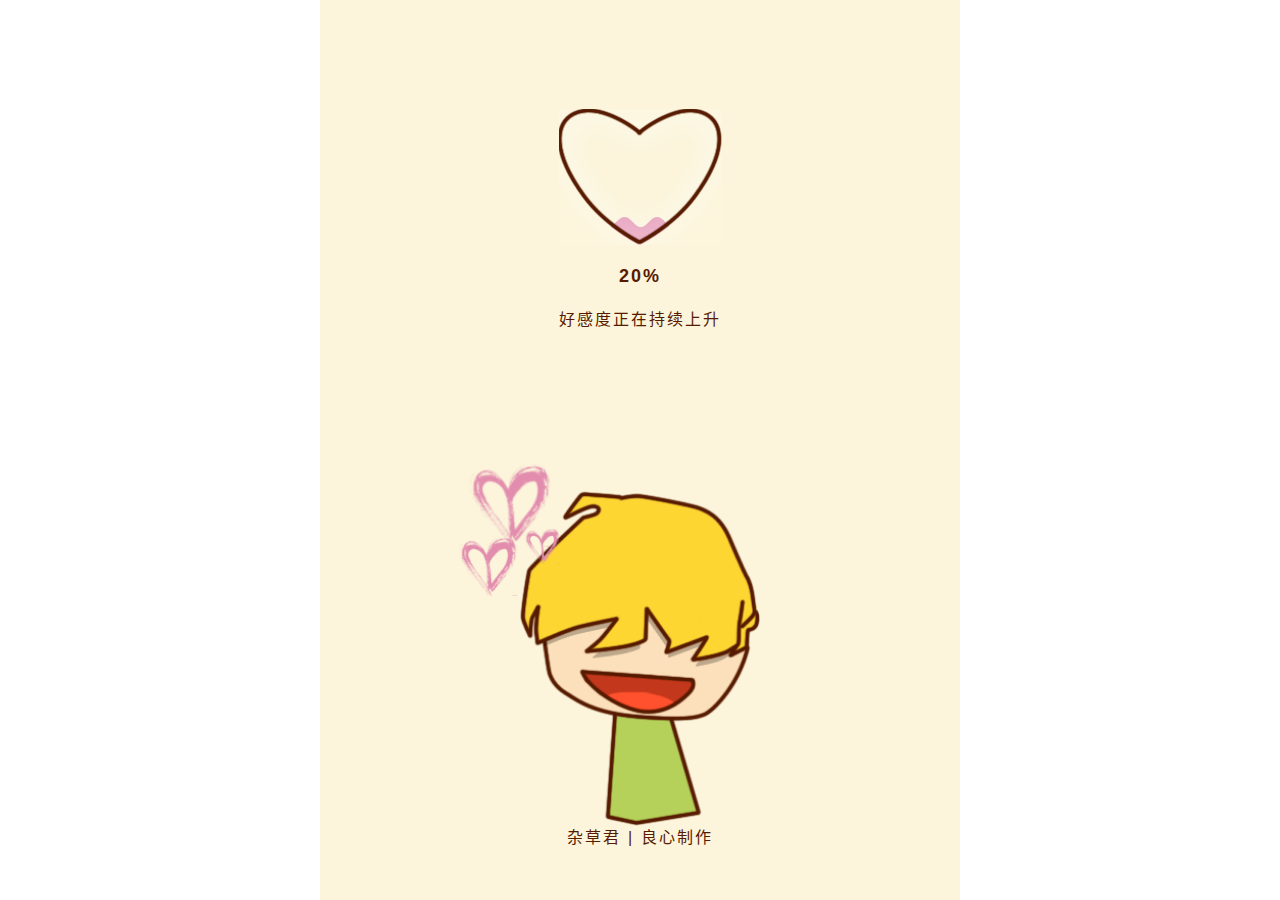
<file: index.html>
<!DOCTYPE html>
<html lang="zh-CN">
	<head>
		<meta charset="utf-8">
		<meta http-equiv="X-UA-Compatible" content="IE=edge">
		<meta name="viewport" content="width=device-width, initial-scale=1.0, maximum-scale=1.0, user-scalable=0">
		<!-- 上述3个meta标签*必须*放在最前面，任何其他内容都*必须*跟随其后！ -->
		<title>情人节日记</title>

		<!-- Bootstrap -->
		<link href="bootstrap/css/bootstrap.min.css" rel="stylesheet">

		<!-- HTML5 shim and Respond.js for IE8 support of HTML5 elements and media queries -->
		<!-- WARNING: Respond.js doesn't work if you view the page via file:// -->
		<!--[if lt IE 9]>
			<script src="http://cdn.bootcss.com/html5shiv/3.7.2/html5shiv.min.js"></script>
			<script src="http://cdn.bootcss.com/respond.js/1.4.2/respond.min.js"></script>
		<![endif]-->
		<link rel="stylesheet" type="text/css" href="swiper-3.3.0.min.css">
		<link rel="stylesheet" type="text/css" href="animate.min.css">
		<link rel="stylesheet" type="text/css" href="vtest.css">
	</head>
	<body>
		<div class="page">

			<!-- 该值对应share.html中class为setshareval的隐藏input值，
			
			值为0时单身，只需提取用户开始单身时间，
			值为1时恋爱中，需要提取用户开始恋爱时间、上传的照片，
			值为2时提交恋爱数据后分手，需要提取用户开始恋爱时间、上传的照片，

			默认值为0，既用户未提交数据的情况下，判定该用户单身 -->
			<input type="hidden" class="setsharepage" value="" />

			<div class="sharepage sharelovepage" style="display:none;"></div>
			<div class="sharepage sharebreakpage" style="display:none;"></div>
			<div class="sharepage sharesinglepage" style="display:none;"></div>

			<!-- 你真的要和她分手吗？ -->
			<div class="modal fade lovebreak" id="loveBreak" tabindex="-1" role="dialog" aria-labelledby="myModalLabel">
				<div class="modal-table">
					<div class="modal-td">
						<div class="modal-dialog" role="document">
							<div class="modal-content">
								<div class="modal-body">
									<p>你真的要和她分手吗？</p>
									<p>还记得当初是什么原因让你深深地爱上这个人，为她付出所有青春和泪水？还记得你们在一起的小温馨和小甜蜜吗？那种热恋的感觉是那么的美妙，一旦走出了这一步就没有回头的机会了，你真的考虑清楚了吗？要和过去说再见吗？</p>
								</div>
								<div class="modal-footer btn-group">
									<button type="button" class="btn btn-default letsbreak">我已经考虑好了</button>
									<button type="button" class="btn btn-default" data-dismiss="modal">不！我还爱她！</button>
								</div>
							</div>
						</div>
					</div>
				</div>
			</div>

			<!-- 你真的要脱单了吗？ -->
			<div class="modal fade nosingle" id="nosingle" tabindex="-1" role="dialog" aria-labelledby="myModalLabel">
				<div class="modal-table">
					<div class="modal-td">
						<div class="modal-dialog" role="document">
							<div class="modal-content">
								<div class="modal-body">
									<p>你真的要脱单了吗？</p>
									<p>你要备齐我们异端审问会-FF团了吗？你要忘记我们的团歌了吗？壮哉我们大FFF团！她到底有什么好？值得你为了女人背叛我们的事业跟灵魂？你要好好考虑清除，知不知道你现在到底在干什么！</p>
								</div>
								<div class="modal-footer btn-group">
									<button type="button" class="btn btn-default letnosingle">我要脱单</button>
									<button type="button" class="btn btn-default" data-dismiss="modal">不！壮哉我们大FFF团</button>
								</div>
							</div>
						</div>
					</div>
				</div>
			</div>

			<div class="p0">
				<div class="p0-table">
					<div class="p0-tr">
						<div class="p0-td">
							<div class="loadingheart">
								<div class="loadingheart-bg"></div>
								<div class="heart-loading"></div>
							</div>
							<span class="loading-percentage">0%</span>
							<p>好感度正在持续上升</p>
						</div>
					</div>
				</div>
				<div class="p0-table">
					<div class="p0-tr">
						<div class="p0-td">
							<div class="loadingboy">
								<div class="theboy">
									<div class="hisheart hisheart-l"></div>
									<div class="hisheart hisheart-m"></div>
									<div class="hisheart hisheart-s"></div>
								</div>
							</div>
							<p>杂草君 | 良心制作</p>
						</div>
					</div>
				</div>
			</div>

		
			<div class="swiper-container">
				<div class="swiper-wrapper">

					<!-- 0封面 -->
					<div class="swiper-slide swiper-no-swiping p1">
						<div class="four-triangle">
							<div class="triangle tl-triangle"></div>
							<div class="triangle tr-triangle"></div>
							<div class="triangle bl-triangle"></div>
							<div class="triangle br-triangle"></div>
						</div>
						<div class="cover-table">
							<div class="cover-td">
								<div class="cover-main">
									<div class="cover-title ani" swiper-animate-effect="fadeIn" swiper-animate-duration="0.5s" swiper-animate-delay="4.5s">
										<div class="cover-area ani" swiper-animate-effect="fadeIn" swiper-animate-duration="0.5s" swiper-animate-delay="5s"></div>
										<div class="cover-heart ani" swiper-animate-effect="fadeIn" swiper-animate-duration="0.5s" swiper-animate-delay="5.5s"></div>
										<div class="love-title ani" swiper-animate-effect="fadeIn" swiper-animate-duration="0.5s" swiper-animate-delay="5.5s"></div>
									</div>
								</div>
								<div class="cover-l cover-l1 ani" swiper-animate-effect="fadeInLeft" swiper-animate-duration="0.5s" swiper-animate-delay="3s"></div>
								<div class="cover-l cover-l2 ani" swiper-animate-effect="fadeInLeft" swiper-animate-duration="0.5s" swiper-animate-delay="3.5s"></div>
								<div class="cover-l cover-l3 ani" swiper-animate-effect="fadeInLeft" swiper-animate-duration="0.5s" swiper-animate-delay="4s"></div>
								<div class="cover-start ani" swiper-animate-effect="fadeIn" swiper-animate-duration="0.5s" swiper-animate-delay="6s">
									<div class="cover-point"></div>
									<div class="cover-btn"></div>
								</div>
							</div>
						</div>
					</div>

					<!-- 1选择页面 -->
					<div class="swiper-slide swiper-no-swiping p2">
						<div class="four-triangle">
							<div class="triangle tl-triangle"></div>
							<div class="triangle tr-triangle"></div>
							<div class="triangle bl-triangle"></div>
							<div class="triangle br-triangle"></div>
						</div>
						<div class="choice-table">
							<div class="choice-td">
								<div class="choice-main">
									<div class="choice-title"></div>
									<div class="choice-it">
										<div class="thechoice lover">
											<div class="line"></div>
											<div class="choicelove"></div>
										</div>
										<div class="thechoice single">
											<div class="choicesingle"></div>
											<div class="momoda"></div>
											<div class="line"></div>
										</div>
									</div>
								</div>
								<div class="choice-option">
									<div class="option lover-option"></div>
									<div class="option single-option"></div>
								</div>
							</div>
						</div>
					</div>

					<!-- 2填写情侣名字 -->
					<div class="swiper-slide swiper-no-swiping p3-1">
						<div class="four-triangle">
							<div class="triangle tl-triangle"></div>
							<div class="triangle tr-triangle"></div>
							<div class="triangle bl-triangle"></div>
							<div class="triangle br-triangle"></div>
						</div>
						<div class="loverchiose-table">
							<div class="loverchiose-td">
								<div class="loverlogo">
									<div class="line"></div>
									<div class="loverlogo-cartoon"></div>
								</div>
							</div>
						</div>
						<div class="loverchiose-table">
							<div class="loverchiose-td">
								<div class="t t1"></div>
								<div class="t t2"></div>
								<div class="talkbox loverchiose-talkbox">
									<div class="input">
										<div class="input-tr">
											<p>
												<span class="tj"></span><input class="lovername-input" type="text">
											</p>
										</div>
										<div class="input-tr">
											<button class="confirm submit-lovername"></button>
										</div>
									</div>
								</div>
							</div>
						</div>
					</div>

					<!-- 3填写单身狗时间 -->
					<div class="swiper-slide swiper-no-swiping p4-1">
						<div class="four-triangle">
							<div class="triangle tl-triangle"></div>
							<div class="triangle tr-triangle"></div>
							<div class="triangle bl-triangle"></div>
							<div class="triangle br-triangle"></div>
						</div>
						<div class="singlechiose-table">
							<div class="singlechiose-td">
								<div class="singlelogo">
									<div class="line"></div>
									<div class="singlelogo-cartoon"></div>
								</div>
							</div>
						</div>
						<div class="singlechiose-table">
							<div class="singlechiose-td">
								<div class="t singletime-t1"></div>
								<div class="t singletime-t2"></div>
								<div class="talkbox singletime-talkbox">
									<div class="input">
										<div class="input-tr">
											<div class="t singletime-t3"></div>
										</div>
										<div class="input-tr">
											<div class="t singletime-t4">
												<input type="date" class="form-control singledate-input" value="2001-01-01" />
											</div>
										</div>
										<div class="input-tr">
											<button class="confirm"></button>
										</div>
									</div>
								</div>
							</div>
						</div>
					</div>

					<!-- 4情侣在一起的那天 -->
					<div class="swiper-slide swiper-no-swiping p3-2">
						<div class="four-triangle">
							<div class="triangle tl-triangle"></div>
							<div class="triangle tr-triangle"></div>
							<div class="triangle bl-triangle"></div>
							<div class="triangle br-triangle"></div>
						</div>
						<div class="loverchiose-table">
							<div class="loverchiose-td">
								<div class="loverlogo">
									<div class="line"></div>
									<div class="loverlogo-cartoon"></div>
									<div class="loverheart"></div>
								</div>
							</div>
						</div>
						<div class="loverchiose-table">
							<div class="loverchiose-td">
								<div class="t lovetime-t1"></div>
								<div class="t lovetime-t2"></div>
								<div class="talkbox lovetime-talkbox">
									<div class="input">
										<div class="input-tr">
											<div class="t lovetime-t3"></div>
										</div>
										<div class="input-tr">
											<div class="t lovetime-t4">
												<input type="date" class="form-control loverdate-input" value="2001-01-01" />
											</div>
										</div>
										<div class="input-tr">
											<button class="confirm submit-loverdate"></button>
										</div>
									</div>
								</div>
							</div>
						</div>
					</div>

					<!-- 5单身狗计时器 -->
					<div class="swiper-slide swiper-no-swiping p4-2">
						<div class="four-triangle">
							<div class="triangle tl-triangle"></div>
							<div class="triangle tr-triangle"></div>
							<div class="triangle bl-triangle"></div>
							<div class="triangle br-triangle"></div>
						</div>
						<div class="singletimer">
							<div class="singletimer-table singletimer-table-pic">
								<div class="singletimer-pic" style="background-image:url(img/chiose_single2.png);"></div>
							</div>
							<div class="singletimer-table singletimer-table-timer">
								<div class="singletimer-tr">
									<div class="singletimer-td">
										<p><span class="singletimer-t1"></span></p>
										<span class="di"> </span>
										<span class="onlysingleday">0</span>
										<span class="tian"> </span>
									</div>
								</div>
								<div class="singletimer-tr singletimer-tr-timerbox">
									<div class="singletimer-td">
										<div class="timerbox">
											<p><span class="onlysinglehour">00</span>:<span class="onlysinglemin">00</span>:<span class="onlysinglesecond">00</span></p>
											<div class="line"></div>
										</div>
									</div>
								</div>
								<div class="singletimer-tr singletimer-tr-btn">
									<div class="singletimer-td">
										<div class="btn-group">
											<div class="switch-btn"></div>
											<div class="switch-back-btn"></div>
											<button class="singleshare-btn"></button>
											<!-- <button class="breakshare-btn"></button> -->
											<button class="nosingle-btn" data-toggle="modal" data-target="#nosingle"></button>
										</div>
									</div>
								</div>
							</div>
						</div>
					</div>

					<!-- 6上传亲密照片 -->
					<div class="swiper-slide swiper-no-swiping p3-3">
						<div class="four-triangle">
							<div class="triangle tl-triangle"></div>
							<div class="triangle tr-triangle"></div>
							<div class="triangle bl-triangle"></div>
							<div class="triangle br-triangle"></div>
						</div>
						<div class="lovepic">
							<div class="lovepic-table lovepic-up">
								<div class="lovepic-tr lovepic-up3">
									<div class="lovepic-pic lovepic-pic1"></div>
									<div class="lovepic-pic lovepic-pic2"></div>
									<div class="rahmen"></div>
									<div class="rahmen-pic require-pic">
										<div class="rahmen-pic-td"></div>
									</div>
								</div>
							</div>
							<div class="lovepic-table lovepic-down">
								<div class="lovepic-tr lovepic-tr-p">
									<div class="lovepic-td">
										<div class="lovepic-p"></div>
										<div class="lovepic-to"></div>
										<div class="uploadpic">
											<input type="file" id="mypic" class="form-control loverpic-btn" />
										</div>
									</div>
								</div>
								<div class="rahmen-p" style="display:none;"></div>
							</div>
						</div>
					</div>

					<!-- 7照片上传成功 -->
					<div class="swiper-slide swiper-no-swiping p3-4">
						<div class="four-triangle">
							<div class="triangle tl-triangle"></div>
							<div class="triangle tr-triangle"></div>
							<div class="triangle bl-triangle"></div>
							<div class="triangle br-triangle"></div>
						</div>
						<div class="uploaded">
							<div class="uploaded-table">
								<div class="uploaded-td-bottom">
									<div class="veiwpic require-pic" style="background-image:url(img/2555.jpg);"></div>
								</div>
							</div>
							<div class="uploaded-table">
								<div class="uploaded-tr reset-upload">
									<div class="uploaded-td">
										<button class="reload-btn"></button>
									</div>
								</div>
								<div class="uploaded-tr submit-upload">
									<div class="uploaded-td">
										<button class="submit-uploaded-btn"></button>
									</div>
								</div>
							</div>
						</div>
					</div>

					<!-- 8情侣结果 -->
					<div class="swiper-slide swiper-no-swiping p3-5">
						<div class="four-triangle">
							<div class="triangle tl-triangle"></div>
							<div class="triangle tr-triangle"></div>
							<div class="triangle bl-triangle"></div>
							<div class="triangle br-triangle"></div>
						</div>
						<div class="lovetimer">
							<div class="lovetimer-table lovetimer-table-pic">
								<div class="lovetimer-pic" style="background-image:url(img/2555.jpg);"></div>
							</div>
							<div class="lovetimer-table lovetimer-table-timer">
								<div class="lovetimer-tr">
									<div class="lovetimer-td">
										<p><span class="lovename">萝卜</span> & <span class="myname">炖鸡</span><span class="togeter"></span></p>
										<span class="di"> </span>
										<span class="onlyloveday">315</span>
										<span class="tian"> </span>
									</div>
								</div>
								<div class="lovetimer-tr lovetimer-tr-timerbox">
									<div class="lovetimer-td">
										<div class="timerbox">
											<p><span class="onlylovehour"></span>:<span class="onlylovemin"></span>:<span class="onlylovesecond"></span></p>
											<div class="line"></div>
										</div>
									</div>
								</div>
								<div class="lovetimer-tr lovetimer-tr-btn">
									<div class="lovetimer-td">
										<div class="btn-group">
											<div class="switch-btn"></div>
											<div class="switch-back-btn"></div>
											<button class="sharelove-btn"></button>
											<button class="breakshare-btn"></button>
											<button class="break-btn" data-toggle="modal" data-target="#loveBreak"></button>
										</div>
									</div>
								</div>
							</div>
						</div>
					</div>
				</div>
			</div>
		</div>

		<!-- jQuery (necessary for Bootstrap's JavaScript plugins) -->
		<script src="bootstrap/js/jquery.min.2.2.0.js" type="text/javascript"></script>
		<!-- Include all compiled plugins (below), or include individual files as needed -->
		<script src="bootstrap/js/bootstrap.min.js"></script>
		<script src="swiper-3.3.0.jquery.min.js" type="text/javascript"></script>
		<script src="swiper.animate1.0.2.min.js" type="text/javascript"></script>
		<script src="vtest.js" type="text/javascript"></script>
	</body>
</html>
</file>
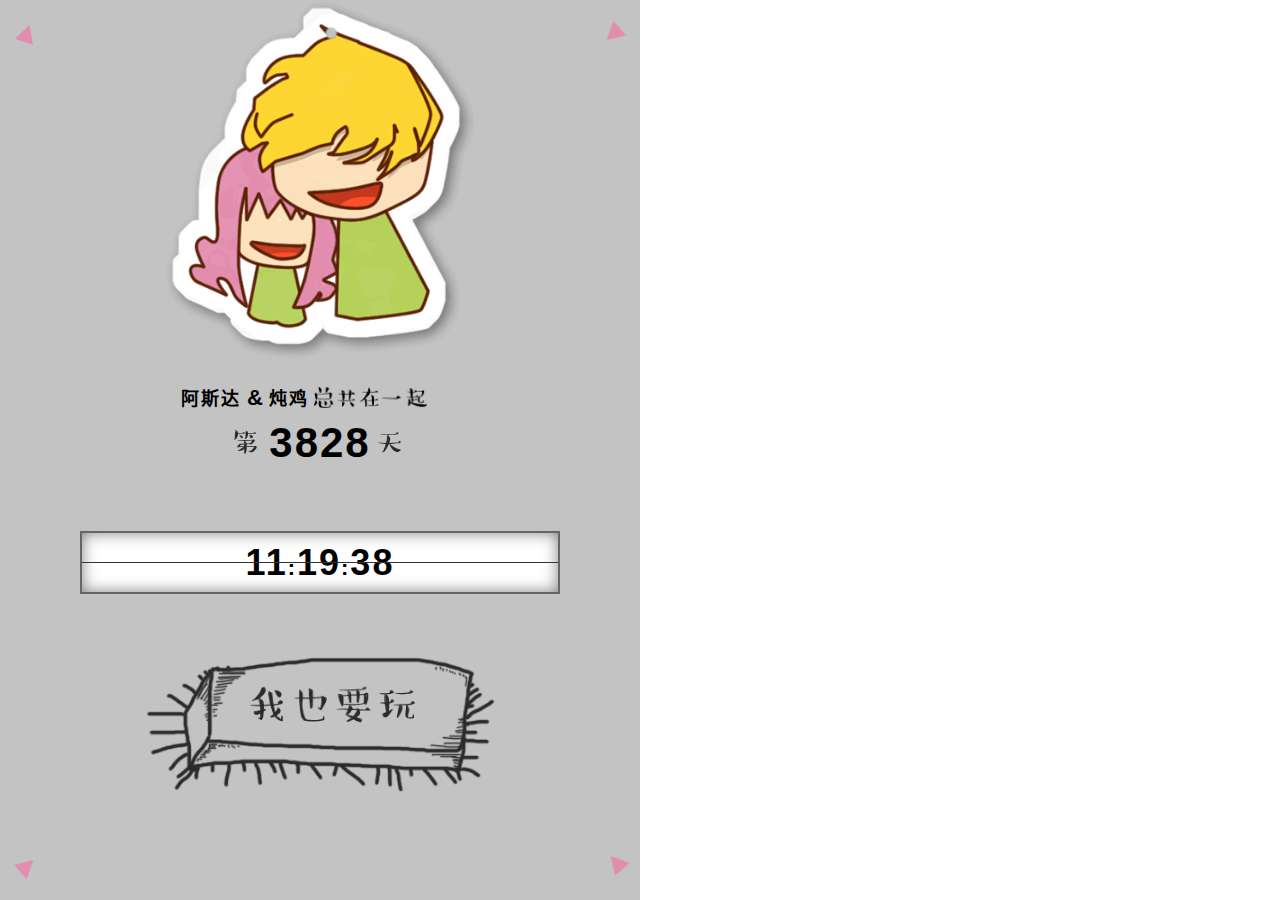
<file: share.html>
<!DOCTYPE html>
<html lang="zh-CN">
	<head>
		<meta charset="utf-8">
		<meta http-equiv="X-UA-Compatible" content="IE=edge">
		<meta name="viewport" content="width=device-width, initial-scale=1.0, maximum-scale=1.0, user-scalable=0">
		<!-- 上述3个meta标签*必须*放在最前面，任何其他内容都*必须*跟随其后！ -->
		<title>情人节日记</title>

		<!-- Bootstrap -->
		<link href="bootstrap/css/bootstrap.min.css" rel="stylesheet">

		<!-- HTML5 shim and Respond.js for IE8 support of HTML5 elements and media queries -->
		<!-- WARNING: Respond.js doesn't work if you view the page via file:// -->
		<!--[if lt IE 9]>
			<script src="http://cdn.bootcss.com/html5shiv/3.7.2/html5shiv.min.js"></script>
			<script src="http://cdn.bootcss.com/respond.js/1.4.2/respond.min.js"></script>
		<![endif]-->

		<link rel="stylesheet" type="text/css" href="share.css">
	</head>
	<body>

		<!-- 值为0时显示singlepage，值为1时显示loverpage，值为2时显示breakpage，
		默认值为0，既用户未提交数据的情况下，判定该用户单身 -->
		<input type="hidden" class="setshareval" value="2">

		<!-- 单身的时候显示 -->
		<div class="page singlepage">
			<input type="hidden" class="sharesingledate" value="2016/02/01" />

			<div class="sharepage sharesinglepage" style="display:none;"></div>
			<div class="four-triangle">
				<div class="triangle tl-triangle"></div>
				<div class="triangle tr-triangle"></div>
				<div class="triangle bl-triangle"></div>
				<div class="triangle br-triangle"></div>
			</div>
			<div class="singletimer">
				<div class="singletimer-table singletimer-table-pic">
					<div class="singletimer-pic" style="background-image:url(img/chiose_single2.png);"></div>
				</div>
				<div class="singletimer-table singletimer-table-timer">
					<div class="singletimer-tr">
						<div class="singletimer-td">
							<p><span class="singletimer-t1"></span></p>
							<span class="di"> </span>
							<span class="onlysingleday">0</span>
							<span class="tian"> </span>
						</div>
					</div>
					<div class="singletimer-tr singletimer-tr-timerbox">
						<div class="singletimer-td">
							<div class="timerbox">
								<p><span class="onlysinglehour">00</span>:<span class="onlysinglemin">00</span>:<span class="onlysinglesecond">00</span></p>
								<div class="line"></div>
							</div>
						</div>
					</div>
					<div class="singletimer-tr singletimer-tr-btn">
						<div class="singletimer-td">
							<div class="btn-group">
								<a href="index.html" class="singleshare-btn"></a>
							</div>
						</div>
					</div>
				</div>
			</div>
		</div>

		<!-- 恋爱的时候显示 -->
		<div class="page loverpage">
			<input type="hidden" class="shareloverdate" value="2016/02/01" />

			<div class="four-triangle">
				<div class="triangle tl-triangle"></div>
				<div class="triangle tr-triangle"></div>
				<div class="triangle bl-triangle"></div>
				<div class="triangle br-triangle"></div>
			</div>
			<div class="lovertimer">
				<div class="lovertimer-table lovertimer-table-pic">
					<div class="lovertimer-pic" style="background-image:url(img/chiose_lover.png);"></div>
				</div>
				<div class="lovertimer-table lovertimer-table-timer">
					<div class="lovertimer-tr">
						<div class="lovertimer-td">
							<p><span class="lovename">阿斯达</span> &amp; <span class="myname">炖鸡</span><span class="togeter"></span></p>
							<span class="di"> </span>
							<span class="onlyloverday">0</span>
							<span class="tian"> </span>
						</div>
					</div>
					<div class="lovertimer-tr lovertimer-tr-timerbox">
						<div class="lovertimer-td">
							<div class="timerbox">
								<p><span class="onlyloverhour">00</span>:<span class="onlylovermin">00</span>:<span class="onlyloversecond">00</span></p>
								<div class="line"></div>
							</div>
						</div>
					</div>
					<div class="lovertimer-tr lovertimer-tr-btn">
						<div class="lovertimer-td">
							<div class="btn-group">
								<a href="index.html" class="lovershare-btn"></a>
							</div>
						</div>
					</div>
				</div>
			</div>
		</div>

		<!-- 分手的时候显示 -->
		<div class="page breakpage">
			<input type="hidden" class="sharebreakdate" value="2016/02/01" />
			<div class="four-triangle">
				<div class="triangle tl-triangle"></div>
				<div class="triangle tr-triangle"></div>
				<div class="triangle bl-triangle"></div>
				<div class="triangle br-triangle"></div>
			</div>
			<div class="breaktimer">
				<div class="breaktimer-table breaktimer-table-pic">
					<div class="breaktimer-pic" style="background-image:url(img/chiose_lover.png);"></div>
				</div>
				<div class="breaktimer-table breaktimer-table-timer">
					<div class="breaktimer-tr">
						<div class="breaktimer-td">
							<p><span class="lovename">阿斯达</span> &amp; <span class="myname">炖鸡</span><span class="togeter"></span></p>
							<span class="di"> </span>
							<span class="onlybreakday">0</span>
							<span class="tian"> </span>
						</div>
					</div>
					<div class="breaktimer-tr breaktimer-tr-timerbox">
						<div class="breaktimer-td">
							<div class="timerbox">
								<p><span class="onlybreakhour">00</span>:<span class="onlybreakmin">00</span>:<span class="onlybreaksecond">00</span></p>
								<div class="line"></div>
							</div>
						</div>
					</div>
					<div class="breaktimer-tr breaktimer-tr-btn">
						<div class="breaktimer-td">
							<div class="btn-group">
								<a href="index.html" class="breakshare-btn"></a>
							</div>
						</div>
					</div>
				</div>
			</div>
		</div>

		<!-- jQuery (necessary for Bootstrap's JavaScript plugins) -->
		<script src="bootstrap/js/jquery.min.2.2.0.js" type="text/javascript"></script>
		<!-- Include all compiled plugins (below), or include individual files as needed -->
		<script src="bootstrap/js/bootstrap.min.js"></script>
		<script src="share.js" type="text/javascript"></script>
	</body>
</file>
<file: vtest.css>
*{
    font-family: cursive,"Segoe UI Light","Microsoft Yahei",Arial;
    font-size: 14px;
    line-height: 1.42857143;
    color: #333;
    -webkit-font-smoothing: antialiased;
    -moz-osx-font-smoothing: grayscale;
}

input{
	background-color: transparent;
}

.page{
	margin: auto;
	max-width: 640px;
}

/*loading*/
.p0{
	position: fixed;
	left: 0px;
	top:0px;
	width: 100%;
	height: 100%;
	z-index: 2;

	opacity: 1;
	transition: opacity .5s;
	-moz-transition: opacity .5s;
	-webkit-transition: -webkit-opacity .5s;
	-o-transition: opacity .5s;	
}
.p0-table{
	display: table;
	margin: auto;
	width: 100%;
	max-width: 640px;
	height: 50%;
	text-align: center;
	background-color: rgb(252,245,219);
}
.p0-table .p0-tr{
	display: table-row;
	height: 50%;
}
.p0-table .p0-tr .p0-td{
	display: table-cell;
	vertical-align: middle;
}
.p0-table .p0-td .loadingheart{
	margin: auto;
	width: 163px;
	height: 136px;
	position: relative;
}
.p0-table .p0-td .loading-percentage{
	width: 100%;
	color: #571b01;
    display: block;
    padding: 3% 0px;
	z-index: 2;
	font-size: 18px;
	letter-spacing: 2px;
	font-weight: 700;
}
.p0-table .p0-td .heart-loading{
	position: absolute;
	left: 0px;
	bottom:0px;
	width: 100%;
	background-color: #e599b7;
	background-image: url(img/wavesbg.jpg);
	background-repeat: repeat-x;
	background-position: 0% 0%;
	background-size: 20%;
	z-index: 0;
	transition: height .25s;
	-moz-transition: height .25s;
	-webkit-transition: height .25s;
	-o-transition: height .25s;	

	animation: warebg 6s linear infinite;
	-moz-animation: warebg 6s linear infinite;
	-webkit-animation: warebg 6s linear infinite;
	-o-animation: warebg 6s linear infinite;
}
@keyframes warebg
{
from {background-position: 0% 0%;);}
to {background-position: 100% 0%;);}
}

@-moz-keyframes warebg /* Firefox */
{
from {background-position: 0% 0%;);}
to {background-position: 100% 0%;);}
}

@-webkit-keyframes warebg /* Safari 和 Chrome */
{
from {background-position: 0% 0%;);}
to {background-position: 100% 0%;);}
}

@-o-keyframes warebg /* Opera */
{
from {background-position: 0% 0%;);}
to {background-position: 100% 0%;);}
}

.p0-table .p0-td .loadingheart-bg{
	position: absolute;
	left: 0px;
	top:0px;
	width: 100%;
	height: 100%;
	background-image: url(img/loadingheart_bg.png);
	background-position: 50%;
	background-repeat: no-repeat;
	background-size: cover;
	z-index: 1;
}
.p0-table .p0-td p{
	font-size: 16px;
	letter-spacing: 2px;
	color: #571b01;
}

.loadingboy{
	height: 75%;
}
.theboy{
	position: relative;
	margin: auto;
	width: 50%;
    height: 100%;
	background-image: url(img/londingboy.png);
	background-size: 75%;
	background-repeat: no-repeat;
	background-position: 50%;
}
.hisheart{
	position: absolute;
	background-image: url(img/londingboysheart.png);
	background-size: 75%;
	background-repeat: no-repeat;
	background-position: 50%;
}
.hisheart-l{
	left:-8%;
	top:-13%;
    width: 35%;
    height: 35%;
	animation: lup 2s ease infinite;
	-moz-animation: lup 2s ease infinite;
	-webkit-animation: lup 2s ease infinite;
	-o-animation: lup 2s ease infinite;
}
@keyframes lup
{
from {opacity: 1;transform: translate(0px,0px);}
to {opacity: 0;transform: translate(0px,-50px);}
}

@-moz-keyframes lup /* Firefox */
{
from {opacity: 1;-moz-transform: translate(0px,0px);}
to {opacity: 0;-moz-transform: translate(0px,-50px);}
}

@-webkit-keyframes lup /* Safari 和 Chrome */
{
from {-webkit-opacity: 1;-webkit-transform: translate(0px,0px);}
to {-webkit-opacity: 0;-webkit-transform: translate(0px,-50px);}
}

@-o-keyframes lup /* Opera */
{
from {opacity: 1;-o-transform: translate(0px,0px);}
to {opacity: 0;-o-transform: translate(0px,-50px);}
}

.hisheart-m{
	left:-10%;
	top:10%;
    width: 25%;
    height: 25%;
	animation: mup 1.5s ease infinite;
	-moz-animation: mup 1.5s ease infinite;
	-webkit-animation: mup 1.5s ease infinite;
	-o-animation: mup 1.5s ease infinite;
}
@keyframes mup
{
from {opacity: 1;transform: translate(0px,0px);}
to {opacity: 0;transform: translate(0px,-50px);}
}

@-moz-keyframes mup /* Firefox */
{
from {opacity: 1;-moz-transform: translate(0px,0px);}
to {opacity: 0;-moz-transform: translate(0px,-50px);}
}

@-webkit-keyframes mup /* Safari 和 Chrome */
{
from {-webkit-opacity: 1;-webkit-transform: translate(0px,0px);}
to {-webkit-opacity: 0;-webkit-transform: translate(0px,-50px);}
}

@-o-keyframes mup /* Opera */
{
from {opacity: 1;-o-transform: translate(0px,0px);}
to {opacity: 0;-o-transform: translate(0px,-50px);}
}

.hisheart-s{
	left:12%;
	top:9%;
    width: 15%;
    height: 15%;
	animation: sup .5s ease infinite;
	-moz-animation: sup .5s ease infinite;
	-webkit-animation: sup .5s ease infinite;
	-o-animation: sup .5s ease infinite;
}
@keyframes sup
{
from {opacity: 1;transform: translate(0px,0px);}
to {opacity: 0;transform: translate(0px,-50px);}
}

@-moz-keyframes sup /* Firefox */
{
from {opacity: 1;-moz-transform: translate(0px,0px);}
to {opacity: 0;-moz-transform: translate(0px,-50px);}
}

@-webkit-keyframes sup /* Safari 和 Chrome */
{
from {-webkit-opacity: 1;-webkit-transform: translate(0px,0px);}
to {-webkit-opacity: 0;-webkit-transform: translate(0px,-50px);}
}

@-o-keyframes sup /* Opera */
{
from {opacity: 1;-o-transform: translate(0px,0px);}
to {opacity: 0;-o-transform: translate(0px,-50px);}
}





.swiper-container{
	height: 100%;
}
.swiper-wrapper{
	height: 100%;
	background-color: 
}
.page .swiper-container .swiper-wrapper .swiper-slide{
	background-color: rgb(252,245,219);
    overflow: hidden;
}
.page .swiper-container .swiper-wrapper .p1 .four-triangle{
	display: none;
	position: absolute;
	left: 0px;
	top:0px;
	width: 100%;
	height: 100%;
	z-index: 0;
}
.triangle{
	position: absolute;
	width: 18px;
	height: 39px;
	background-image: url(img/p1_triangle.png);
	background-repeat: no-repeat;
	background-position: 50%;
	background-size: contain;
	z-index: 0;
	animation: triangle 1s linear infinite alternate;
	-moz-animation: triangle 1s linear infinite alternate;
	-webkit-animation: triangle 1s linear infinite alternate;
	-o-animation: triangle 1s linear infinite alternate;
}

@keyframes triangle
{
form   {transform: rotate(0deg);}
to  {transform: rotate(360deg);}
}

@-moz-keyframes triangle /* Firefox */
{
form  {-moz-transform: rotate(0deg);}
to  {-moz-transform: rotate360deg);}
}

@-webkit-keyframes triangle /* Safari 和 Chrome */
{
form  {-webkit-transform: rotate(0deg);}
to  {-webkit-transform: rotate360deg);}
}

@-o-keyframes triangle /* Opera */
{
form  {-o-transform: rotate(0deg);}
to  {-o-transform: rotate360deg);}
}

.tl-triangle{
	left: 15px;
	top:15px;
}
.tr-triangle{
	right: 15px;
	top:15px;
	transform: rotate(210deg);
	-ms-transform: rotate(210deg);
	-webkit-transform: rotate(210deg);
	-o-transform: rotate(210deg);
	-moz-transform: rotate(210deg);	
}
.bl-triangle{
	left: 15px;
	bottom:15px;
	transform: rotate(30deg);
	-ms-transform: rotate(30deg);
	-webkit-transform: rotate(30deg);
	-o-transform: rotate(30deg);
	-moz-transform: rotate(30deg);
}
.br-triangle{
	right: 15px;
	bottom:15px;
	transform: rotate(-60deg);
	-ms-transform: rotate(-60deg);
	-webkit-transform: rotate(-60deg);
	-o-transform: rotate(-60deg);
	-moz-transform: rotate(-60deg);
}


.loverpic{
	width: 150px;
	height: 150px;
	background-repeat: no-repeat;
	background-size: cover;
}
.loverpic input[type="file"]{
	width: 100%;
	height: 100%;
	opacity: 0;
}

.addzero:before{
	content: "0";
}


/*封面*/
.page .swiper-container{
	height: 100%;
	background-color: rgb(252,245,219);
}
.page .swiper-container .swiper-wrapper .swiper-slide{
	background-color: rgb(252,245,219);
	overflow: hidden;
}
.page .swiper-container .swiper-wrapper .p1 .four-triangle{
	position: absolute;
	left: 0px;
	top:0px;
	width: 100%;
	height: 100%;
	z-index: 0;
}
.triangle{
	position: absolute;
	width: 18px;
	height: 39px;
	background-image: url(img/p1_triangle.png);
	background-repeat: no-repeat;
	background-position: 50%;
	background-size: contain;
	z-index: 0;
	animation: triangle 1s linear infinite alternate;
	-moz-animation: triangle 1s linear infinite alternate;
	-webkit-animation: triangle 1s linear infinite alternate;
	-o-animation: triangle 1s linear infinite alternate;
}

@keyframes triangle
{
form   {transform: rotate(0deg);}
to  {transform: rotate(360deg);}
}

@-moz-keyframes triangle /* Firefox */
{
form  {-moz-transform: rotate(0deg);}
to  {-moz-transform: rotate360deg);}
}

@-webkit-keyframes triangle /* Safari 和 Chrome */
{
form  {-webkit-transform: rotate(0deg);}
to  {-webkit-transform: rotate360deg);}
}

@-o-keyframes triangle /* Opera */
{
form  {-o-transform: rotate(0deg);}
to  {-o-transform: rotate360deg);}
}

.tl-triangle{
	left: 15px;
	top:15px;
}
.tr-triangle{
	right: 15px;
	top:15px;
	transform: rotate(210deg);
	-ms-transform: rotate(210deg);
	-webkit-transform: rotate(210deg);
	-o-transform: rotate(210deg);
	-moz-transform: rotate(210deg);	
}
.bl-triangle{
	left: 15px;
	bottom:15px;
	transform: rotate(30deg);
	-ms-transform: rotate(30deg);
	-webkit-transform: rotate(30deg);
	-o-transform: rotate(30deg);
	-moz-transform: rotate(30deg);
}
.br-triangle{
	right: 15px;
	bottom:15px;
	transform: rotate(-60deg);
	-ms-transform: rotate(-60deg);
	-webkit-transform: rotate(-60deg);
	-o-transform: rotate(-60deg);
	-moz-transform: rotate(-60deg);
}

.cover-table{
	position: relative;
	display: table;
	width: 100%;
	height: 100%;
	text-align: center;
	z-index: 1;
}
.cover-table .cover-td{
	display: table-cell;
	vertical-align: middle;
}
.cover-table .cover-td .cover-main{
	width: 100%;
	height: 15%;
}
.cover-table .cover-td .cover-main .cover-title{
	position: relative;
	margin: auto;
	width: 75%;
	height: 30px;
	background-image: url(img/cover_t0.png);
	background-repeat: no-repeat;
	background-size: contain;
	background-position: 50%;
}
.cover-table .cover-td .cover-main .cover-title .cover-area{
	position: absolute;
	left: 13%;
	top:-48px;
	width:35%;
	height: 100px;
	background-image: url(img/cover_t0_danshen.png); 
	background-repeat: no-repeat;
	background-size: contain;
	background-position: 50%;
	z-index: 0;
}
.cover-table .cover-td .cover-main .cover-title .cover-heart{
	position: absolute;
	right: 0px;
	bottom:0px;
	width: 45px;
	height:45px;
	background-image: url(img/londingboysheart.png);
	background-repeat: no-repeat;
	background-size: contain;
	background-position: 50%;
}
.cover-table .cover-td .cover-main .cover-title .love-title{
	position: absolute;
	left: 6%;
	bottom: -26px;
	width: 40%;
	height: 30px;
	background-image: url(img/cover_t1.png); 
	background-repeat: no-repeat;
	background-size: contain;
	background-position: 50%;
	z-index: 0;
}
.cover-table .cover-td .cover-l{
	margin: auto;
	width: 75%;
	height: 8%;
	background-repeat: no-repeat;
}
.cover-table .cover-td .cover-l1{
	background-image: url(img/cover_t0_l1.png);
	background-position: 0% 50%;
	background-size: 50%;
}
.cover-table .cover-td .cover-l2{
	background-image: url(img/cover_t0_l2.png);
	background-position: 50% 50%;
	background-size: 85%;
}
.cover-table .cover-td .cover-l3{
	background-image: url(img/cover_t0_l3.png);
	background-position: 100% 50%;
	background-size: 50%;
}
.cover-start{
	margin: auto;
	width: 75%;
	height: 30%;
}
.cover-start .cover-point{
	width: 100%;
	height: 35%;
	background-image: url(img/cover_point.png);
	background-repeat: no-repeat;
	background-position: 100% 50%;
    background-size: contain;
	animation: coverpoint .5s ease infinite alternate;
	-moz-animation: coverpoint .5s ease infinite alternate;
	-webkit-animation: coverpoint .5s ease infinite alternate;
	-o-animation: coverpoint .5s ease infinite alternate;
}

@keyframes coverpoint
{
form   {transform: translate(10px,-10px);}
to  {transform: translate(-10px,10px);}
}

@-moz-keyframes coverpoint /* Firefox */
{
form  {-moz-transform: translate(10px,-10px);}
to  {-moz-transform: translate(-10px,10px);}
}

@-webkit-keyframes coverpoint /* Safari 和 Chrome */
{
form  {-webkit-transform: translate(10px,-10px);}
to  {-webkit-transform: translate(-10px,10px);}
}

@-o-keyframes coverpoint /* Opera */
{
form  {-o-transform: translate(10px,-10px);}
to  {-o-transform: translate(-10px,10px);}
}


.cover-start .cover-btn{
	width: 100%;
	height: 70%;
	background-image: url(img/cover_start_btn.png);
	background-repeat: no-repeat;
	background-position: 50%;
    background-size: contain;
	animation: coverbtn .5s linear 3.5s infinite alternate;
	-moz-animation: coverbtn .5s linear 3.5s infinite alternate;
	-webkit-animation: coverbtn .5s linear 3.5s infinite alternate;
	-o-animation: coverbtn .5s linear 3.5s infinite alternate;
}
@keyframes coverbtn
{
	from {transform: rotate(-10deg);}
	to {transform: rotate(10deg);}
}

@-moz-keyframes coverbtn /* Firefox */
{
	from {-moz-transform: rotate(-10deg);}
	to {-moz-transform: rotate(10deg);}
}

@-webkit-keyframes coverbtn /* Safari 和 Chrome */
{
	from {-webkit-transform: rotate(-10deg);}
	to {-webkit-transform: rotate(10deg);}
}

@-o-keyframes coverbtn /* Opera */
{
	from {-o-transform: rotate(-10deg);}
	to {-o-transform: rotate(10deg);}
}


/*选择页面*/
.choice-table{
	position: relative;
	display: table;
	width: 100%;
	height: 100%;
	text-align: center;
	z-index: 1;
}
.choice-table .choice-td{
	display: table-cell;
	vertical-align: top;
}
.choice-table .choice-td .choice-main{
	margin: auto;
	width: 85%;
	height: 85%;
	position: relative;
}
.choice-table .choice-td .choice-main .choice-title{
	position: absolute;
	left: 0px;
	top:0px;
	width: 100%;
	height: 35%;
	z-index: 0;
	background-image: url(img/chiose_title.png);
	background-repeat: no-repeat;
	background-position: 50%;
	background-size: 60%;
}
.choice-table .choice-td .choice-main .choice-it{
	position: absolute;
	left: 0px;
	top:0px;
	width: 100%;
	height: 100%;
	z-index: 1;
}
.choice-table .choice-td .choice-main .choice-it .thechoice{
	display: inline-block;
	width: 49%;
	height: 100%;
	background-repeat: no-repeat;
	background-position: 50% 100%;
	position: relative;
}

.choice-table .choice-td .choice-main .choice-it .choicelove,
.choice-table .choice-td .choice-main .choice-it .choicesingle{
	position: absolute;
	left: 0px;
	bottom: 0%;
	width: 100%;
	height: 35%;
	background-repeat: no-repeat;
	background-position: 50% 100%;
}
.choice-table .choice-td .choice-main .choice-it .choicelove{
	background-image: url(img/chiose_lover.png);
	background-size: 95%;
}
.choice-table .choice-td .choice-main .choice-it .choicesingle{
     background-image: url(img/chiose_single.png); 
    background-size: 85%;
}

.choice-table .choice-td .choice-main .choice-it .thechoice .line{
	margin: auto;
	width: 1px;
	height: 72%;
	background-color: rgba(0,0,0,0.2);
}

/*选项下掉动画效果*/
.chiosedwon{
	animation: chiosedwon 1.5s ease;
	-moz-animation: chiosedwon 1.5s ease;
	-webkit-animation: chiosedwon 1.5s ease;
	-o-animation: chiosedwon 1.5s ease;
}
@keyframes chiosedwon
{
0%   {transform: translate(0px,-100%);}
25%  {transform: translate(0px,10%);}
50%  {transform: translate(0px,-5%);}
100% {transform: translate(0px,0%);}
}

@-moz-keyframes chiosedwon /* Firefox */
{
0%   {-moz-transform: translate(0px,-100%);}
25%  {-moz-transform: translate(0px,10%);}
50%  {-moz-transform: translate(0px,-5%);}
100% {-moz-transform: translate(0px,0%);}
}

@-webkit-keyframes chiosedwon /* Safari 和 Chrome */
{
0%   {-webkit-transform: translate(0px,-100%);}
25%  {-webkit-transform: translate(0px,10%);}
50%  {-webkit-transform: translate(0px,-5%);}
100% {-webkit-transform: translate(0px,0%);}
}

@-o-keyframes chiosedwon /* Opera */
{
0%   {-o-transform: translate(0px,-100%);}
25%  {-o-transform: translate(0px,10%);}
50%  {-o-transform: translate(0px,-5%);}
100% {-o-transform: translate(0px,0%);}
}
/*选项摇晃效果*/
.chioseshake{
	transform: rotate(-30deg);
	-moz-transform: rotate(-30deg);
	-webkit-transform: rotate(-30deg);
	-o-transform: rotate(-30deg);
	animation: chioseshake 1s ease-in-out infinite alternate;
	-moz-animation: chioseshake 1s ease-in-out infinite alternate;
	-webkit-animation: chioseshake 1s ease-in-out infinite alternate;
	-o-animation: chioseshake 1s ease-in-out infinite alternate;
}
@keyframes chioseshake
{
form   {transform: rotate(-30deg);}
to  {transform: rotate(30deg);}
}

@-moz-keyframes chioseshake /* Firefox */
{
form  {-moz-transform: rotate(-30deg);}
to  {-moz-transform: rotate(30deg);}
}

@-webkit-keyframes chioseshake /* Safari 和 Chrome */
{
form  {-webkit-transform: rotate(-30deg);}
to  {-webkit-transform: rotate(30deg);}
}

@-o-keyframes chioseshake /* Opera */
{
form  {-o-transform: rotate(-30deg);}
to  {-o-transform: rotate(30deg);}
}

.choice-table .choice-td .choice-main .choice-it .single{
	position: relative;
}
.choice-table .choice-td .choice-main .choice-it .single .momoda{
	position: absolute;
	left: 18%;
	bottom: 1%;
	width: 50px;
	height: 50px;
	background-image:url(img/londingboysheart.png);
	background-size: 75%;
	background-repeat: no-repeat;
	opacity: 1;
	transform: translate(0px,0px);
	-moz-transform: translate(0px,0px);
	-webkit-transform: translate(0px,0px);
	-o-transform: translate(0px,0px);
	animation: momoda 1s ease-in-out infinite;
	-moz-animation: momoda 1s ease-in-out infinite;
	-webkit-animation: momoda 1s ease-in-out infinite;
	-o-animation: momoda 1s ease-in-out infinite;
}
@keyframes momoda
{
form   {transform: translate(0px,0px);opacity: 1;}
to  {transform: translate(0px,-20px);opacity: 0;}
}

@-moz-keyframes momoda /* Firefox */
{
form   {-moz-transform: translate(0px,0px);opacity: 1;}
to  {-moz-transform: translate(0px,-20px);opacity: 0;}
}

@-webkit-keyframes momoda /* Safari 和 Chrome */
{
form   {-webkit-transform: translate(0px,0px);-webkit-opacity: 1;}
to  {-webkit-transform: translate(0px,-20px);-webkit-opacity: 0;}
}

@-o-keyframes momoda /* Opera */
{
form   {-o-transform: translate(0px,0px);opacity: 1;}
to  {-o-transform: translate(0px,-20px);opacity: 0;}
}

.choice-table .choice-td .choice-option{
	width: 100%;
	height: 15%;
}
.choice-table .choice-td .choice-option .option{
	display: inline-block;
	width: 49%;
	height: 100%;
	background-repeat: no-repeat;
	background-position: 50% 0%;
}
.choice-table .choice-td .choice-option .lover-option{
	background-image: url(img/chiose_lover_msg.png);
	background-size: 75%;
}
.choice-table .choice-td .choice-option .single-option{
	background-image: url(img/chiose_single_msg.png);
	background-size: 60%;
}



/*情侣填写名字的页面*/
.loverchiose-table{
	position: relative;
	width: 100%;
	height: 50%;
	display: table;
	text-align: center;
}
.loverchiose-table .loverchiose-td{
	display: table-cell;
	vertical-align: top;
}
.loverchiose-table .loverchiose-td .loverlogo{
	position: relative;
	margin: auto;
	width: 75%;
	height: 100%;
}
.loverchiose-table .loverchiose-td .loverlogo .loverlogo-cartoon{
	position: absolute;
	left: 0px;
	bottom: 0px;
	width: 100%;
	height: 100%;
	background-image: url(img/chiose_lover.png);
	background-size: 75%;
	background-repeat: no-repeat;
	background-position: 50% 100%;
}
.loverchiose-table .loverchiose-td .loverlogo .loverheart{
	position: absolute;
	right: 0px;
	bottom: 0px;
	width: 39px;
	height: 36px;
	background-image: url(img/londingboysheart.png);
	background-size: cover;
	background-position: 50%;
	background-repeat: no-repeat;
	transform: translate(0px,0px);
	-moz-transform: translate(0px,0px);
	-webkit-transform: translate(0px,0px);
	-o-transform: translate(0px,0px);
	animation: momoda 1s ease-in-out infinite;
	-moz-animation: momoda 1s ease-in-out infinite;
	-webkit-animation: momoda 1s ease-in-out infinite;
	-o-animation: momoda 1s ease-in-out infinite;
}
.loverchiose-table .loverchiose-td .loverlogo .line{
	margin: auto;
	width: 1px;
	height: 33%;
	background-color: rgba(0,0,0,0.2);
}
.loverchiose-table .loverchiose-td .t{
	margin: auto;
	margin-bottom: 3%;
	width: 90%;
	height: 30px;
	background-repeat: no-repeat;
	background-position: 50%;
}
.loverchiose-table .loverchiose-td .lovetime-t1{
	background-image: url(img/lovertimepage_t1.png);
	background-size: 65%;
}
.loverchiose-table .loverchiose-td .lovetime-t2{
	background-image: url(img/lovertimepage_t2.png);
	background-size: 70%;
}

.loverchiose-table .loverchiose-td .talkbox{
	padding: 0px 5%;
	width: 100%;
	height: 65%;
	background-image: url(img/lovernamepage_talkbox.png);
	background-repeat: no-repeat;
	background-position: 50%;
	background-size: contain;
}
.loverchiose-table .loverchiose-td .talkbox .input{
	display: table;
    margin: auto;
    padding: 5% 0% 15% 0%;
    width: 75%;
    height: 100%;
}
.loverchiose-table .loverchiose-td .talkbox .input .input-tr{
	display: table-row;
	height: 33.3%;
}
.loverchiose-table .loverchiose-td .talkbox .input .input-tr .lovetime-t3{
	background-image: url(img/lovertimepage_t3.png);
	background-size: 100%;
}
.loverchiose-table .loverchiose-td .talkbox .input .input-tr .lovetime-t4 input.loverdate-input{
	border:none;
	outline: none;
	color: #571b01;
	text-align: center;
    font-weight: 400;
    letter-spacing: 2px;
}
.loverchiose-table .loverchiose-td .talkbox .input .input-tr .submit-loverdate{
    margin-top: 5%;
    width: 50%;
    height: 28px;
    border: none;
    background-color: transparent;
    background-image: url(img/lovernamepage_confirm.png);
    background-size: contain;
    background-position: 50%;
    background-repeat: no-repeat;
    outline: none;
}


.loverchiose-table .loverchiose-td .loverchiose-talkbox .input{
	display: table;
    margin: auto;
    padding: 5% 5% 20% 5%;
    width: 75%;
    height: 75%;
}
.loverchiose-table .loverchiose-td .loverchiose-talkbox .input .input-tr{
	display: table-row;
	height: 50%;
}

.loverchiose-table .loverchiose-td .loverchiose-talkbox .input span.tj{
	float: left;
    display: block;
	width: 70px;
    height: 40px;
	background-image: url(img/lovernamepage_tajiao.png);
	background-repeat: no-repeat;
	background-position: 50%;
	background-size: 75%;
}
.loverchiose-table .loverchiose-td .loverchiose-talkbox .input input.lovername-input{
	display: block;
	width: 60%;
	height: 40px;
	border:none;
	border-bottom: 2px solid #551900;
	color: #551900;
	font-weight: 700;
	font-size: 16px;
	outline: none;
	box-shadow: none;
}
.loverchiose-table .loverchiose-td .loverchiose-talkbox .input .confirm{
	margin-top: 5%;
	width: 50%;
	height:40px;
	border:none;
	background-color: transparent;
	background-image: url(img/lovernamepage_confirm.png);
    background-size: contain;
    background-position: 50%;
    background-repeat: no-repeat;
    outline: none;
}



/*上传亲密的合照*/
.lovepic{
	width: 100%;
	height: 100%;
}
.lovepic .lovepic-table{
	display: table;
	width: 100%;
	text-align: center;
}
.lovepic .lovepic-up{
	height: 66%;
}
.lovepic .lovepic-up .lovepic-up1{
	height: 30%;
	z-index: 1;
}
.lovepic .lovepic-up .lovepic-up2{
	height: 60%!important;
	z-index: 0;
}
.lovepic .lovepic-up .lovepic-up3{
	height: 90%;
}
.lovepic .lovepic-down{
	height: 37%;
	position: relative;
	z-index: 2;
}
.lovepic .lovepic-table .lovepic-tr{
	display: table-row;
	height: 40%;
	position: relative;
}
.lovepic .lovepic-table .lovepic-tr-p{
	height: 25%;
}

.lovepic .lovepic-table .lovepic-tr .lovepic-pic{
	width: 100%;
	height: 100%;
	background-repeat: no-repeat;
    background-size: contain;
}
.lovepic .lovepic-table .lovepic-tr .lovepic-pic1{
    background-position: 50% 10%;
    background-image: url(img/loverphotopage_p1.png);
    position: absolute;
    top: 0px;
    left: 0px;
    width: 100%;
    height: 100%;
    z-index: 2;
}
.lovepic .lovepic-table .lovepic-tr .lovepic-pic2{
    position: absolute;
    top: 0px;
    left: 0px;
    width: 100%;
    z-index: 2;
	height: 85%;
    background-position: 50% 20%;
	background-image: url(img/loverphotopage_p2.png);
}
.lovepic .lovepic-table .lovepic-tr .lovepic-td{
	display: table-cell;
	vertical-align: top;
}

.lovepic .lovepic-table .lovepic-tr .lovepic-p{
	margin: auto;
	width: 65%;
	height: 50px;
	background-image: url(img/loverphotopage_t3.png);
	background-position: 50%;
    background-size: contain;
    background-repeat: no-repeat;
}
.lovepic .lovepic-table .lovepic-tr .lovepic-to{
	margin: auto;
	width: 65%;
	height: 30px;
	background-image: url(img/loverphotopage_t4.png);
	background-position: 50%;
    background-size: contain;
    background-repeat: no-repeat;
}
.lovepic .lovepic-table .lovepic-tr .uploadpic{
	margin: auto;
	width: 35%;
	height: 80px;
	background-color: transparent;
	border:none;
	background-image: url(img/loverphotopage_btn.png);
    background-repeat: no-repeat;
    background-position: 50%;
    background-size: contain;
    outline: none;
	animation: coverbtn .5s linear 3.5s infinite alternate;
	-moz-animation: coverbtn .5s linear 3.5s infinite alternate;
	-webkit-animation: coverbtn .5s linear 3.5s infinite alternate;
	-o-animation: coverbtn .5s linear 3.5s infinite alternate;
}


.lovepic .lovepic-table .lovepic-tr .uploadpic input[type="file"]{
	width: 100%;
	height: 100%;
	opacity: 0;
}

.lovepic .lovepic-up .lovepic-tr .rahmen{
    position: absolute;
    left: 0px;
    top: 0px;
	display: table;
	text-align: center;
	width: 100%;
	height: 100%;
	background-image: url(img/loverphotopage_rahmen.png);
    background-position: 50% 40%;
    background-repeat: no-repeat;
    background-size: contain;
    z-index: 1;
}
.lovepic .lovepic-up .lovepic-tr .rahmen-pic{
    position: absolute;
    left: 0px;
    top: 37%;
    width: 100%;
    height: 23%;
    z-index: 0;
	background-position: 50%;
    background-size: contain;
	background-repeat: no-repeat;
	display: table;
	text-align: center;
}
.lovepic .lovepic-up .lovepic-tr .rahmen-pic .rahmen-pic-td{
	display: table-cell;
	vertical-align: middle;
}

.lovepic .lovepic-up .rahmen .rahmen-td{
	display: table-cell;
	vertical-align: middle;
    padding-top: 15%;
    padding-left: 10%;
	color: #571b01;
	font-size: 18px;
	letter-spacing: 2px;
	font-weight: 700;
}
.lovepic .lovepic-up .rahmen-p{
	height: 25%;
	background-image: url(img/loverphotopage_rahmen_p.png);
    background-position: 50%;
    background-repeat: no-repeat;
    background-size: 75%;
}


/*情侣照上传完毕*/
.uploaded{
	margin: auto;
	width: 90%;
	height: 100%;
}
.uploaded .uploaded-table{
	display: table;
	width: 100%;
	height: 50%;
	text-align: center;
}
.uploaded .uploaded-table .uploaded-td-bottom{
	display: table-cell;
	vertical-align: bottom;
}
.uploaded .uploaded-table .uploaded-td-bottom .veiwpic{
	height: 100%;
	width: 100%;
	background-size: cover;
	background-position: 50%;
	background-repeat: no-repeat;
}
.uploaded .uploaded-table .uploaded-tr .uploaded-td{
	display: table-cell;
	vertical-align: middle;
}
.uploaded .uploaded-table .reset-upload{
	display: table-row;
	width: 75%;
	height: 50%;
}
.uploaded .uploaded-table .reset-upload .reload-btn{
	width: 100%;
	height: 50%;
	background-color: transparent;
	border:none;
	background-image: url(img/loveruploadedpage_t.png);
    background-size: 65%;
    background-repeat: no-repeat;
    background-position: 50%;
    outline: none;
}
.uploaded .uploaded-table .submit-upload{
	display: table-row;
	height: 70%;
}
.uploaded .uploaded-table .submit-upload .uploaded-td{
	vertical-align: top;
}
.uploaded .uploaded-table .submit-upload .uploaded-td .submit-uploaded-btn{
	width: 60%;
	height: 65%;
	background-color: transparent;
	border:none;
	background-image: url(img/loveruploadedpage_btn.png);
	background-position: 50%;
	background-size: contain;
	background-repeat: no-repeat;
	outline: none;
	animation: submituploaded .5s ease infinite alternate;
	-moz-animation: submituploaded .5s ease infinite alternate;
	-webkit-animation: submituploaded .5s ease infinite alternate;
	-o-animation: submituploaded .5s ease infinite alternate;
}
@keyframes submituploaded
{
form   {transform: scale(0,0);}
to  {transform: scale(1.15,1.15);}
}

@-moz-keyframes submituploaded /* Firefox */
{
form   {-moz-transform: scale(0,0);}
to  {-moz-transform: scale(1.15,1.15);}
}

@-webkit-keyframes submituploaded /* Safari 和 Chrome */
{
form   {-webkit-transform: scale(0,0);}
to  {-webkit-transform: scale(1.15,1.15);}
}

@-o-keyframes submituploaded /* Opera */
{
form   {-o-transform: scale(0,0);}
to  {-o-transform: scale(1.15,1.15);}
}


/*情侣结果*/
.lovetimer{
	position: relative;
	width: 100%;
	height: 100%;
	z-index: 1;
}
.lovetimer-table{
	display: table;
	width: 100%;
}
.lovetimer-pic{
	width: 100%;
	height: 100%;
    background-repeat: no-repeat;
    background-position: 50%;
    background-size: cover;
}
.lovetimer-table-pic{
	height: 50%;
}
.lovetimer-table-timer{
	height: 50%;
}
.lovetimer-table .lovetimer-tr{
	display: table-row;
	width: 75%;
	height: 25%;
	text-align: center;
}

.lovetimer-table .lovetimer-tr-togeter{
	height: 15%;
}
.lovetimer-table .lovetimer-tr-btn{
	height: 35%;
}

.lovetimer-table .lovetimer-tr .lovetimer-td{
	display: table-cell;
	vertical-align: middle;
	font-size: 22px;
	font-weight: 700;
	color: #571b01;
}
.lovetimer-table .lovetimer-tr .lovetimer-td p{
	margin-bottom: 0px;
}

.lovetimer-table .lovetimer-tr .lovetimer-td span{
	display: inline-block;
	font-size: 18px;
	font-weight: 700;
	color: #571b01;
	letter-spacing: 2px;
}
.lovetimer-table .lovetimer-tr .lovetimer-td span.togeter{
	margin-bottom: -8px;
	width: 150px;
	height: 30px;
	background-image: url(img/lovetimer_pic_togeter.png);
	background-position: 12% 50%;
    background-repeat: no-repeat;
    background-size: 75%;
}

.lovetimer-table .lovetimer-tr .lovetimer-td span.di{
	width: 30px;
	height: 30px;
	background-image: url(img/lovetimer_pic_togeter_p1.png);
	background-position: 12% 100%;
    background-repeat: no-repeat;
    background-size: 75%;
}
.lovetimer-table .lovetimer-tr .lovetimer-td span.onlyloveday{
	font-size: 32px;
}
.lovetimer-table .lovetimer-tr .lovetimer-td span.tian{
	width: 30px;
	height: 30px;
	background-image: url(img/lovetimer_pic_togeter_p2.png);
	background-position: 12% 100%;
    background-repeat: no-repeat;
    background-size: 75%;
}

.lovetimer-table .lovetimer-tr .lovetimer-td .timerbox{
	margin: auto;
	padding: 4px;
	width: 75%;
	border:2px solid #571b01;
	box-shadow: 0px 0px 15px rgba(0,0,0,0.5) inset;
	background-color: #fff;
	font-size: 22px;
	color: #571b01;
	letter-spacing: 2px;
	position: relative;
}
.lovetimer-table .lovetimer-tr .lovetimer-td .timerbox .line{
	position: absolute;
	left: 0px;
	top:50%;
	width: 100%;
	height: 1px;
	background-color: #333;
}

.lovetimer-table .lovetimer-tr .lovetimer-td .timerbox p{
	font-size: 32px;
}
.lovetimer-table .lovetimer-tr .lovetimer-td .timerbox p span{
	font-size: 32px;
}

.lovetimer-table .lovetimer-tr-btn .lovetimer-td{
	vertical-align: top;
}
.lovetimer-table .lovetimer-tr .lovetimer-td .btn-group{
	position: relative;
	width: 60%;
	height: 100%;
}
.lovetimer-table .lovetimer-tr .lovetimer-td .switch-btn{
	position: absolute;
	right: 0px;
	bottom: 0px;
	width: 100%;
	height: 30px;
	background-image: url(img/thehidebtn.png);
    background-position: 50%;
    background-repeat: no-repeat;
    background-size: contain;
	transition: bottom .5s;
	-moz-transition: bottom .5s;
	-webkit-transition: bottom .5s;
	-o-transition: bottom .5s;
}
.lovetimer-table .lovetimer-tr .lovetimer-td .switch-back-btn{
	position: absolute;
	right: 0px;
	bottom: -50%;
	width: 100%;
	height: 30px;
	background-image: url(img/thehidebtn.png);
    background-position: 50%;
    background-repeat: no-repeat;
    background-size: contain;
	transition: bottom .5s;
	-moz-transition: bottom .5s;
	-webkit-transition: bottom .5s;
	-o-transition: bottom .5s;
}
.lovetimer-table .lovetimer-tr .lovetimer-td button{
	outline: none;
	box-shadow: none;
	transition: bottom .5s;
	-moz-transition: bottom .5s;
	-webkit-transition: bottom .5s;
	-o-transition: bottom .5s;
}
.lovetimer-table .lovetimer-tr .lovetimer-td button.sharelove-btn{
	position: absolute;
	left: 0px;
	bottom:40%;
	width: 100%;
	height: 50%;
	background-color: transparent;
	border:none;
	background-image: url(img/lovetimer_loveshare_btn.png);
    background-position: 50%;
    background-size: contain;
    background-repeat: no-repeat;
	animation: submituploaded .5s ease infinite alternate;
	-moz-animation: submituploaded .5s ease infinite alternate;
	-webkit-animation: submituploaded .5s ease infinite alternate;
	-o-animation: submituploaded .5s ease infinite alternate;
}
.lovetimer-table .lovetimer-tr .lovetimer-td button.breakshare-btn{
	position: absolute;
	left: 0px;
	bottom:-120%;
	width: 100%;
	height: 50%;
	background-color: transparent;
	border:none;
	background-image: url(img/lovetimer_breakshare_btn.png);
    background-position: 50%;
    background-size: contain;
    background-repeat: no-repeat;
}
.lovetimer-table .lovetimer-tr .lovetimer-td button.break-btn{
	position: absolute;
	left: 0px;
	bottom: -120%;
	width: 100%;
	height: 50%;
	background-color: transparent;
	border:none;
	background-image: url(img/lovetimer_break_btn.png);
    background-position: 50%;
    background-size: contain;
    background-repeat: no-repeat;
}

.lovebreak .modal-table{
	display: table;
	width: 100%;
	height: 100%;
	text-align: center;
}

.lovebreak .modal-table .modal-td{
	display: table-cell;
	vertical-align: middle;
}

.lovebreak .modal-table .modal-td .modal-dialog .modal-content .modal-body{
	text-align: left;
}
.lovebreak .modal-table .modal-td .modal-dialog .modal-content .modal-body p{
	margin-bottom: 0px;
	text-indent: 2em;
	padding: 6px 0px;
}
.lovebreak .modal-table .modal-td .modal-dialog .modal-content .modal-footer{
	padding: 0px;
	width: 100%;
}
.lovebreak .modal-table .modal-td .modal-dialog .modal-content .modal-footer button{
	margin-left: 0px;
	width: 50%;
	border:none;
	border-radius: 0px;
	padding: 12px 0px;
}
.sharepage{
	position: fixed;
	left:0px;
	top:0px;
	width: 100%;
	height: 100%;
	z-index: 2;
	background-color: rgba(0,0,0,0.9);
	background-repeat: no-repeat;
	background-position: 100% 0%;
	background-size: 75%;
}
.sharelovepage{
	background-image: url(img/sharelovetips.png);
}
.sharebreakpage{
	background-image: url(img/sharebreaktips.png);
}



/*填写单身狗时间*/
.singlechiose-table{
	position: relative;
	width: 100%;
	height: 50%;
	display: table;
	text-align: center;
	background-color: rgb(252,245,219);
	z-index: 1;
}
.singlechiose-table .singlechiose-td {
    display: table-cell;
    vertical-align: top;
}
.singlechiose-table .singlechiose-td .singlelogo {
    position: relative;
    margin: auto;
    width: 75%;
    height: 100%;
}

.singlechiose-table .singlechiose-td .singlelogo .singlelogo-cartoon{
	position: absolute;
	left: 0px;
	bottom: 0px;
	width: 100%;
	height: 100%;
    background-image: url(img/chiose_single2.png);
    background-size: 75%;
    background-repeat: no-repeat;
    background-position: 50% 100%;
}

.singlechiose-table .singlechiose-td .singlelogo .line {
    margin: auto;
    width: 1px;
    height: 33%;
    background-color: rgba(0,0,0,0.2);
}
.singlechiose-table .singlechiose-td .t {
    margin: auto;
    margin-bottom: 3%;
    width: 90%;
    height: 30px;
    background-repeat: no-repeat;
    background-position: 50%;
}
.singlechiose-table .singlechiose-td .singletime-t1 {
    background-image: url(img/chiose_single2_t1.png);
    background-size: 75%;
}
.singlechiose-table .singlechiose-td .singletime-t2 {
    background-image: url(img/chiose_single2_t2.png);
    background-size: 60%;
}
.singlechiose-table .singlechiose-td .talkbox {
	padding: 0px 5%;
    width: 100%;
    height: 65%;
    background-image: url(img/lovernamepage_talkbox.png);
    background-repeat: no-repeat;
    background-position: 50%;
    background-size: contain;
}
.singlechiose-table .singlechiose-td .singlechiose-talkbox .input {
    display: table;
    margin: auto;
    padding: 5% 0 15%;
    width: 75%;
    height: 100%;
}
.singlechiose-table .singlechiose-td .singletime-talkbox .input{
    display: table;
    margin: auto;
    padding: 5% 0% 15% 0%;
    width: 75%;
    height: 100%;
}
.singlechiose-table .singlechiose-td .singletime-talkbox .input .input-tr {
    display: table-row;
    height: 33.3%;
}
.singlechiose-table .singlechiose-td .singletime-talkbox .input .input-tr .singletime-t3 {
    background-image: url(img/chiose_single2_t3.png);
    background-size: 100%;
}

.singletime-t4 input {
    border: none;
    outline: none;
    color: #571b01;
    text-align: center;
    font-weight: 400;
    letter-spacing: 2px;
}
.singletime-t4 span {
    display: inline-block;
    float: left;
    width: 30px;
    height: 30px;
    background-repeat: no-repeat;
    background-position: 50%;
}
.singletime-t4 span.year {
    background-image: url(img/lovertimepage_t4_year.png);
    background-size: 65%;
}
.singletime-t4 span.month {
    background-image: url(img/lovertimepage_t4_month.png);
    background-size: 65%;
}
.singletime-t4 span.day {
    background-image: url(img/lovertimepage_t4_day.png);
    background-size: 65%;
}

.singlechiose-table .singlechiose-td .singletime-talkbox .input .confirm {
    margin-top: 5%;
    width: 50%;
    height: 28px;
    border: none;
    background-color: transparent;
    background-image: url(img/lovernamepage_confirm.png);
    background-size: contain;
    background-position: 50%;
    background-repeat: no-repeat;
    outline: none;
}


/*单身狗计时器*/
.singletimer{
    position: relative;
    width: 100%;
    height: 100%;
    z-index: 1;
}
.singletimer-table {
    display: table;
    width: 100%;
}
.singletimer-table-pic {
    height: 40%;
}
.singletimer-pic {
    width: 100%;
    height: 100%;
    background-repeat: no-repeat;
    background-position: 50%;
    background-size: contain;
}
.singletimer-table-timer {
    height: 60%;
}
.singletimer-table .singletimer-tr {
    display: table-row;
    width: 75%;
    height: 25%;
    text-align: center;
}
.singletimer-table .singletimer-tr .singletimer-td {
    display: table-cell;
    vertical-align: middle;
    font-size: 22px;
    font-weight: 700;
    color: #571b01;
}
.singletimer-table .singletimer-tr .singletimer-td p {
    margin-bottom: 0px;
}
.singletimer-table .singletimer-tr .singletimer-td p .singletimer-t1 {
    margin-bottom: -8px;
    width: 150px;
    height: 30px;
    background-image: url(img/singletimer_t1.png);
    background-position: 12% 50%;
    background-repeat: no-repeat;
    background-size: 75%;
}

.singletimer-table .singletimer-tr .singletimer-td span.di {
    width: 30px;
    height: 30px;
    background-image: url(img/lovetimer_pic_togeter_p1.png);
    background-position: 12% 50%;
    background-repeat: no-repeat;
    background-size: 75%;
}
.singletimer-table .singletimer-tr .singletimer-td span.onlysingleday {
    font-size: 42px;
}
.singletimer-table .singletimer-tr .singletimer-td span.tian {
    width: 30px;
    height: 30px;
    background-image: url(img/lovetimer_pic_togeter_p2.png);
    background-position: 12% 50%;
    background-repeat: no-repeat;
    background-size: 75%;
}

.singletimer-table .singletimer-tr .singletimer-td span {
    display: inline-block;
    font-size: 18px;
    font-weight: 700;
    color: #571b01;
    letter-spacing: 2px;
}
.singletimer-table .singletimer-tr .singletimer-td .timerbox {
    margin: auto;
    padding: 4px;
    width: 75%;
    border: 2px solid #571b01;
    box-shadow: 0px 0px 15px rgba(0,0,0,0.5) inset;
    background-color: #fff;
    font-size: 22px;
    color: #571b01;
    letter-spacing: 2px;
    position: relative;
}
.singletimer-table .singletimer-tr .singletimer-td .timerbox p span {
    font-size: 36px;
}

.singletimer-table .singletimer-tr .singletimer-td .timerbox .line {
    position: absolute;
    left: 0px;
    top: 50%;
    width: 100%;
    height: 1px;
    background-color: #333;
}
.singletimer-table .singletimer-tr-btn {
    height: 60%;
}
.singletimer-table .singletimer-tr-btn .singletimer-td {
    vertical-align: top;
}
.singletimer-table .singletimer-tr .singletimer-td .btn-group {
    position: relative;
    width: 60%;
    height: 100%;
}
.singletimer-table .singletimer-tr .singletimer-td .switch-btn {
    position: absolute;
    right: 0px;
    bottom: 0px;
    width: 100%;
    height: 30px;
    background-image: url(img/thehidebtn.png);
    background-position: 50%;
    background-repeat: no-repeat;
    background-size: contain;
    transition: bottom .5s;
    -moz-transition: bottom .5s;
    -webkit-transition: bottom .5s;
    -o-transition: bottom .5s;
}
.singletimer-table .singletimer-tr .singletimer-td .switch-back-btn {
    position: absolute;
    right: 0px;
    bottom: -50%;
    width: 100%;
    height: 30px;
    background-image: url(img/thehidebtn.png);
    background-position: 50%;
    background-repeat: no-repeat;
    background-size: contain;
    transition: bottom .5s;
    -moz-transition: bottom .5s;
    -webkit-transition: bottom .5s;
    -o-transition: bottom .5s;
}
.singletimer-table .singletimer-tr .singletimer-td button {
    outline: none;
    box-shadow: none;
    transition: bottom .5s;
    -moz-transition: bottom .5s;
    -webkit-transition: bottom .5s;
    -o-transition: bottom .5s;
}
.singletimer-table .singletimer-tr .singletimer-td button.singleshare-btn {
    position: absolute;
    left: 0px;
    bottom: 40%;
    width: 100%;
    height: 50%;
    background-color: transparent;
    border: none;
    background-image: url(img/lovetimer_loveshare_btn.png);
    background-position: 50%;
    background-size: contain;
    background-repeat: no-repeat;
	animation: submituploaded .5s ease infinite alternate;
	-moz-animation: submituploaded .5s ease infinite alternate;
	-webkit-animation: submituploaded .5s ease infinite alternate;
	-o-animation: submituploaded .5s ease infinite alternate;
}
.singletimer-table .singletimer-tr .singletimer-td button.nosingle-btn {
    position: absolute;
    left: 0px;
    bottom: -120%;
    width: 100%;
    height: 40%;
    background-color: transparent;
    border: none;
    background-image: url(img/nosingle_btn.png);
    background-position: 50%;
    background-size: contain;
    background-repeat: no-repeat;
	animation: submituploaded .5s ease infinite alternate;
	-moz-animation: submituploaded .5s ease infinite alternate;
	-webkit-animation: submituploaded .5s ease infinite alternate;
	-o-animation: submituploaded .5s ease infinite alternate;
}
.sharesinglepage {
    background-image: url(img/sharesingletips.png);
}
.nosingle .modal-table {
    display: table;
    width: 100%;
    height: 100%;
    text-align: center;
}
.nosingle .modal-table .modal-td {
    display: table-cell;
    vertical-align: middle;
}
.nosingle .modal-table .modal-td .modal-dialog .modal-content .modal-body {
    text-align: left;
}
.nosingle .modal-table .modal-td .modal-dialog .modal-content .modal-body p {
    margin-bottom: 0px;
    text-indent: 2em;
    padding: 6px 0px;
}
.nosingle .modal-table .modal-td .modal-dialog .modal-content .modal-footer {
    padding: 0px;
    width: 100%;
}
.nosingle .modal-table .modal-td .modal-dialog .modal-content .modal-footer button {
    margin-left: 0px;
    width: 50%;
    border: none;
    border-radius: 0px;
    padding: 12px 0px;
}
</file>
<file: share.css>
.page {
    display: none;
	position: fixed;
    margin: auto;
    width: 100%;
    max-width: 640px;
    background-color: rgb(252,245,219);
    z-index: 0;
}
.setshare{
    display: block;
    z-index: 1;
}

.breakpage{
    background-color: #c3c3c3;
}

.four-triangle{
	position: absolute;
	left: 0px;
	top:0px;
	width: 100%;
	height: 100%;
	z-index: 0;
}
.triangle{
	position: absolute;
	width: 18px;
	height: 39px;
	background-image: url(img/p1_triangle.png);
	background-repeat: no-repeat;
	background-position: 50%;
	background-size: contain;
	z-index: 0;
	animation: triangle 1s linear infinite alternate;
	-moz-animation: triangle 1s linear infinite alternate;
	-webkit-animation: triangle 1s linear infinite alternate;
	-o-animation: triangle 1s linear infinite alternate;
}

@keyframes triangle
{
form   {transform: rotate(0deg);}
to  {transform: rotate(360deg);}
}

@-moz-keyframes triangle /* Firefox */
{
form  {-moz-transform: rotate(0deg);}
to  {-moz-transform: rotate360deg);}
}

@-webkit-keyframes triangle /* Safari 和 Chrome */
{
form  {-webkit-transform: rotate(0deg);}
to  {-webkit-transform: rotate360deg);}
}

@-o-keyframes triangle /* Opera */
{
form  {-o-transform: rotate(0deg);}
to  {-o-transform: rotate360deg);}
}

.tl-triangle{
	left: 15px;
	top:15px;
}
.tr-triangle{
	right: 15px;
	top:15px;
	transform: rotate(210deg);
	-ms-transform: rotate(210deg);
	-webkit-transform: rotate(210deg);
	-o-transform: rotate(210deg);
	-moz-transform: rotate(210deg);	
}
.bl-triangle{
	left: 15px;
	bottom:15px;
	transform: rotate(30deg);
	-ms-transform: rotate(30deg);
	-webkit-transform: rotate(30deg);
	-o-transform: rotate(30deg);
	-moz-transform: rotate(30deg);
}
.br-triangle{
	right: 15px;
	bottom:15px;
	transform: rotate(-60deg);
	-ms-transform: rotate(-60deg);
	-webkit-transform: rotate(-60deg);
	-o-transform: rotate(-60deg);
	-moz-transform: rotate(-60deg);
}


/*恋爱中*/
.lovertimer {
    position: relative;
    width: 100%;
    height: 100%;
    z-index: 1;
}
.lovertimer-table {
    display: table;
    width: 100%;
}
.lovertimer-table-pic {
    height: 40%;
}
.lovertimer-pic {
    width: 100%;
    height: 100%;
    background-repeat: no-repeat;
    background-position: 50%;
    background-size: contain;
}
.lovertimer-table-timer {
    height: 60%;
}
.lovertimer-table .lovertimer-tr {
    display: table-row;
    width: 75%;
    height: 25%;
    text-align: center;
}
.lovertimer-table .lovertimer-tr .lovertimer-td {
    display: table-cell;
    vertical-align: middle;
    font-size: 22px;
    font-weight: 700;
    color: #571b01;
}

.lovertimer-table .lovertimer-tr .lovertimer-td span {
    display: inline-block;
    font-size: 18px;
    font-weight: 700;
    color: #571b01;
    letter-spacing: 2px;
}
.lovertimer-table .lovertimer-tr .lovertimer-td span.togeter {
    margin-bottom: -8px;
    width: 150px;
    height: 30px;
    background-image: url(img/lovetimer_pic_togeter.png);
    background-position: 12% 50%;
    background-repeat: no-repeat;
    background-size: 75%;
}

.lovertimer-table .lovertimer-tr .lovertimer-td p {
    margin-bottom: 0px;
}
.lovertimer-table .lovertimer-tr .lovertimer-td p .lovertimer-t1 {
    margin-bottom: -8px;
    width: 150px;
    height: 30px;
    background-image: url(img/lovertimer_t1.png);
    background-position: 12% 50%;
    background-repeat: no-repeat;
    background-size: 75%;
}
.lovertimer-table .lovertimer-tr .lovertimer-td span.di {
    width: 30px;
    height: 30px;
    background-image: url(img/lovetimer_pic_togeter_p1.png);
    background-position: 12% 50%;
    background-repeat: no-repeat;
    background-size: 75%;
}
.lovertimer-table .lovertimer-tr .lovertimer-td span.onlyloverday {
    font-size: 42px;
}
.lovertimer-table .lovertimer-tr .lovertimer-td span.tian {
    width: 30px;
    height: 30px;
    background-image: url(img/lovetimer_pic_togeter_p2.png);
    background-position: 12% 50%;
    background-repeat: no-repeat;
    background-size: 75%;
}

.lovertimer-table .lovertimer-tr .lovertimer-td .timerbox {
    margin: auto;
    padding: 4px;
    width: 75%;
    border: 2px solid #571b01;
    box-shadow: 0px 0px 15px rgba(0,0,0,0.5) inset;
    background-color: #fff;
    font-size: 22px;
    color: #571b01;
    letter-spacing: 2px;
    position: relative;
}
.lovertimer-table .lovertimer-tr .lovertimer-td .timerbox p span {
    font-size: 36px;
}
.lovertimer-table .lovertimer-tr .lovertimer-td .timerbox .line {
    position: absolute;
    left: 0px;
    top: 50%;
    width: 100%;
    height: 1px;
    background-color: #333;
}
.lovertimer-table .lovertimer-tr-btn {
    height: 60%;
}
.lovertimer-table .lovertimer-tr-btn .lovertimer-td {
    vertical-align: top;
}
.lovertimer-table .lovertimer-tr .lovertimer-td .btn-group {
    position: relative;
    width: 60%;
    height: 100%;
}
.lovertimer-table .lovertimer-tr .lovertimer-td .lovershare-btn {
	display: block;
	text-decoration: none;
    position: absolute;
    left: 0px;
    bottom: 40%;
    width: 100%;
    height: 50%;
    background-color: transparent;
    border: none;
    background-image: url(img/loveplay.png);
    background-position: 50%;
    background-size: contain;
    background-repeat: no-repeat;
    outline: none;
    animation: submituploaded .5s ease infinite alternate;
    -moz-animation: submituploaded .5s ease infinite alternate;
    -webkit-animation: submituploaded .5s ease infinite alternate;
    -o-animation: submituploaded .5s ease infinite alternate;
}


/*单身中*/
.singletimer {
    position: relative;
    width: 100%;
    height: 100%;
    z-index: 1;
}
.singletimer-table {
    display: table;
    width: 100%;
}
.singletimer-table-pic {
    height: 40%;
}
.singletimer-pic {
    width: 100%;
    height: 100%;
    background-repeat: no-repeat;
    background-position: 50%;
    background-size: contain;
}
.singletimer-table-timer {
    height: 60%;
}
.singletimer-table .singletimer-tr {
    display: table-row;
    width: 75%;
    height: 25%;
    text-align: center;
}
.singletimer-table .singletimer-tr .singletimer-td {
    display: table-cell;
    vertical-align: middle;
    font-size: 22px;
    font-weight: 700;
    color: #571b01;
}

.singletimer-table .singletimer-tr .singletimer-td span {
    display: inline-block;
    font-size: 18px;
    font-weight: 700;
    color: #571b01;
    letter-spacing: 2px;
}

.singletimer-table .singletimer-tr .singletimer-td p {
    margin-bottom: 0px;
}
.singletimer-table .singletimer-tr .singletimer-td p .singletimer-t1 {
    margin-bottom: -8px;
    width: 150px;
    height: 30px;
    background-image: url(img/singletimer_t1.png);
    background-position: 12% 50%;
    background-repeat: no-repeat;
    background-size: 75%;
}
.singletimer-table .singletimer-tr .singletimer-td span.di {
    width: 30px;
    height: 30px;
    background-image: url(img/lovetimer_pic_togeter_p1.png);
    background-position: 12% 50%;
    background-repeat: no-repeat;
    background-size: 75%;
}
.singletimer-table .singletimer-tr .singletimer-td span.onlysingleday {
    font-size: 42px;
}
.singletimer-table .singletimer-tr .singletimer-td span.tian {
    width: 30px;
    height: 30px;
    background-image: url(img/lovetimer_pic_togeter_p2.png);
    background-position: 12% 50%;
    background-repeat: no-repeat;
    background-size: 75%;
}

.singletimer-table .singletimer-tr .singletimer-td .timerbox {
    margin: auto;
    padding: 4px;
    width: 75%;
    border: 2px solid #571b01;
    box-shadow: 0px 0px 15px rgba(0,0,0,0.5) inset;
    background-color: #fff;
    font-size: 22px;
    color: #571b01;
    letter-spacing: 2px;
    position: relative;
}
.singletimer-table .singletimer-tr .singletimer-td .timerbox p span {
    font-size: 36px;
}
.singletimer-table .singletimer-tr .singletimer-td .timerbox .line {
    position: absolute;
    left: 0px;
    top: 50%;
    width: 100%;
    height: 1px;
    background-color: #333;
}
.singletimer-table .singletimer-tr-btn {
    height: 60%;
}
.singletimer-table .singletimer-tr-btn .singletimer-td {
    vertical-align: top;
}
.singletimer-table .singletimer-tr .singletimer-td .btn-group {
    position: relative;
    width: 60%;
    height: 100%;
}
.singletimer-table .singletimer-tr .singletimer-td .singleshare-btn {
    display: block;
    text-decoration: none;
    position: absolute;
    left: 0px;
    bottom: 40%;
    width: 100%;
    height: 50%;
    background-color: transparent;
    border: none;
    background-image: url(img/loveplay.png);
    background-position: 50%;
    background-size: contain;
    background-repeat: no-repeat;
    outline: none;
    animation: submituploaded .5s ease infinite alternate;
    -moz-animation: submituploaded .5s ease infinite alternate;
    -webkit-animation: submituploaded .5s ease infinite alternate;
    -o-animation: submituploaded .5s ease infinite alternate;
}


/*分手中*/
.breaktimer {
    position: relative;
    width: 100%;
    height: 100%;
    z-index: 1;
}
.breaktimer-table {
    display: table;
    width: 100%;
}
.breaktimer-table-pic {
    height: 40%;
}
.breaktimer-pic {
    width: 100%;
    height: 100%;
    background-repeat: no-repeat;
    background-position: 50%;
    background-size: contain;
}
.breaktimer-table-timer {
    height: 60%;
}
.breaktimer-table .breaktimer-tr {
    display: table-row;
    width: 75%;
    height: 25%;
    text-align: center;
}
.breaktimer-table .breaktimer-tr .breaktimer-td {
    display: table-cell;
    vertical-align: middle;
    font-size: 22px;
    font-weight: 700;
    color: #000;
}

.breaktimer-table .breaktimer-tr .breaktimer-td span {
    display: inline-block;
    font-size: 18px;
    font-weight: 700;
    color: #000;
    letter-spacing: 2px;
}
.breaktimer-table .breaktimer-tr .breaktimer-td span.togeter {
    margin-bottom: -8px;
    width: 150px;
    height: 30px;
    background-image: url(img/lovetimer_pic_break.png);
    background-position: 12% 50%;
    background-repeat: no-repeat;
    background-size: 75%;
}

.breaktimer-table .breaktimer-tr .breaktimer-td p {
    margin-bottom: 0px;
}
.breaktimer-table .breaktimer-tr .breaktimer-td p .breaktimer-t1 {
    margin-bottom: -8px;
    width: 150px;
    height: 30px;
    background-image: url(img/breaktimer_t1.png);
    background-position: 12% 50%;
    background-repeat: no-repeat;
    background-size: 75%;
}
.breaktimer-table .breaktimer-tr .breaktimer-td span.di {
    width: 30px;
    height: 30px;
    background-image: url(img/lovetimer_pic_break_p1.png);
    background-position: 12% 50%;
    background-repeat: no-repeat;
    background-size: 75%;
}
.breaktimer-table .breaktimer-tr .breaktimer-td span.onlybreakday {
    font-size: 42px;
}
.breaktimer-table .breaktimer-tr .breaktimer-td span.tian {
    width: 30px;
    height: 30px;
    background-image: url(img/lovetimer_pic_break_p2.png);
    background-position: 12% 50%;
    background-repeat: no-repeat;
    background-size: 75%;
}

.breaktimer-table .breaktimer-tr .breaktimer-td .timerbox {
    margin: auto;
    padding: 4px;
    width: 75%;
    border: 2px solid #666;
    box-shadow: 0px 0px 15px rgba(0,0,0,0.5) inset;
    background-color: #fff;
    font-size: 22px;
    color: #000;
    letter-spacing: 2px;
    position: relative;
}
.breaktimer-table .breaktimer-tr .breaktimer-td .timerbox p span {
    font-size: 36px;
}
.breaktimer-table .breaktimer-tr .breaktimer-td .timerbox .line {
    position: absolute;
    left: 0px;
    top: 50%;
    width: 100%;
    height: 1px;
    background-color: #333;
}
.breaktimer-table .breaktimer-tr-btn {
    height: 60%;
}
.breaktimer-table .breaktimer-tr-btn .breaktimer-td {
    vertical-align: top;
}
.breaktimer-table .breaktimer-tr .breaktimer-td .btn-group {
    position: relative;
    width: 60%;
    height: 100%;
}
.breaktimer-table .breaktimer-tr .breaktimer-td .breakshare-btn {
    display: block;
    text-decoration: none;
    position: absolute;
    left: 0px;
    bottom: 40%;
    width: 100%;
    height: 50%;
    background-color: transparent;
    border: none;
    background-image: url(img/breakplay.png);
    background-position: 50%;
    background-size: contain;
    background-repeat: no-repeat;
    outline: none;
    animation: submituploaded .5s ease infinite alternate;
    -moz-animation: submituploaded .5s ease infinite alternate;
    -webkit-animation: submituploaded .5s ease infinite alternate;
    -o-animation: submituploaded .5s ease infinite alternate;
}




@keyframes submituploaded
{
form   {transform: scale(0,0);}
to  {transform: scale(1.15,1.15);}
}

@-moz-keyframes submituploaded /* Firefox */
{
form   {-moz-transform: scale(0,0);}
to  {-moz-transform: scale(1.15,1.15);}
}

@-webkit-keyframes submituploaded /* Safari 和 Chrome */
{
form   {-webkit-transform: scale(0,0);}
to  {-webkit-transform: scale(1.15,1.15);}
}

@-o-keyframes submituploaded /* Opera */
{
form   {-o-transform: scale(0,0);}
to  {-o-transform: scale(1.15,1.15);}
}

.addzero:before{
	content: "0";
}
</file>
